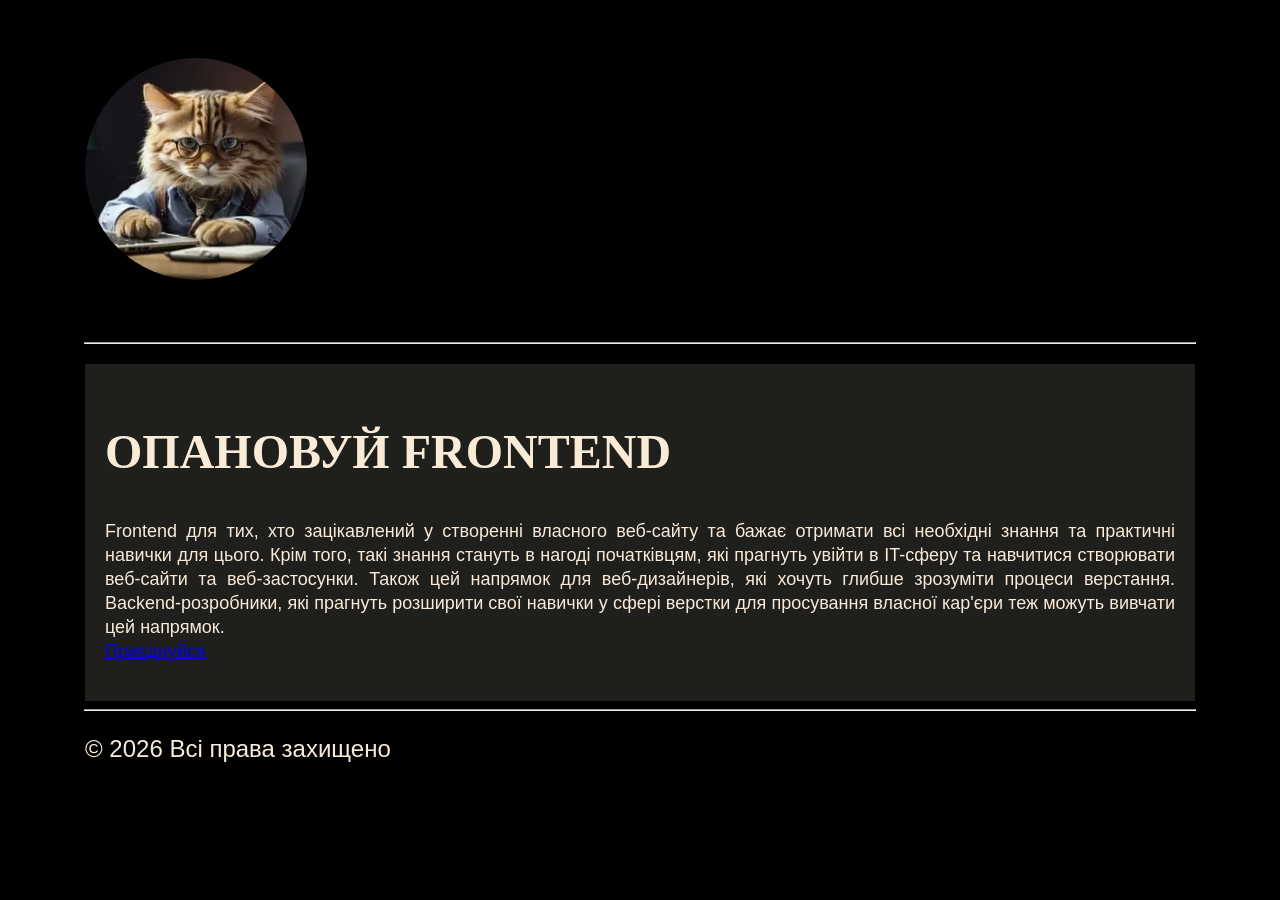
<file: lesson_1/index.html>
<!DOCTYPE html>
<html lang="en">

<head>
    <meta charset="UTF-8">
    <meta name="viewport" content="width=device-width, initial-scale=1.0">
    <title>Мій перший односторінковий сайт</title>
    <link rel="stylesheet" href="style.css">
</head>

<body>
    <!-- Верхня частина сайту -->
    <header>
        <img src="./profile.webp" alt="Котяка в окулярах">
    </header>
    <hr />
    <!-- Основний контент сайту -->
    <main>
        <!-- section - елемент для відділення блоку інформації від інших блоків -->
        <section>
            <!-- h1 - h6 - елементи які мають роль заголовків -->
            <h1>Опановуй Frontend</h1>
            <!-- p - елемент для текстової інформації, абзацу -->
            <p>
                Frontend для тих, хто зацікавлений у створенні власного веб-сайту та бажає
                отримати всі необхідні знання та практичні навички для цього. Крім того,
                такі знання стануть в нагоді початківцям, які прагнуть увійти в IT-сферу
                та навчитися створювати веб-сайти та веб-застосунки. Також цей напрямок
                для веб-дизайнерів, які хочуть глибше зрозуміти процеси верстання.
                Backend-розробники, які прагнуть розширити свої навички у сфері верстки
                для просування власної кар'єри теж можуть вивчати цей напрямок. <br />
                <!-- br - виконує роль кнопки Enter - переведення на новий рядок -->
                <!-- a - елемент для гіперпосилання -->
                <a href="https://learningtogetherua.github.io/courses/" target="_blank">Приєднуйся</a>
            </p>
        </section>
    </main>
    <hr />
    <!-- Нижня частина сайту -->
    <footer>
        <p>© 2026 Всі права захищено </p>
    </footer>
</body>

</html>
</file>
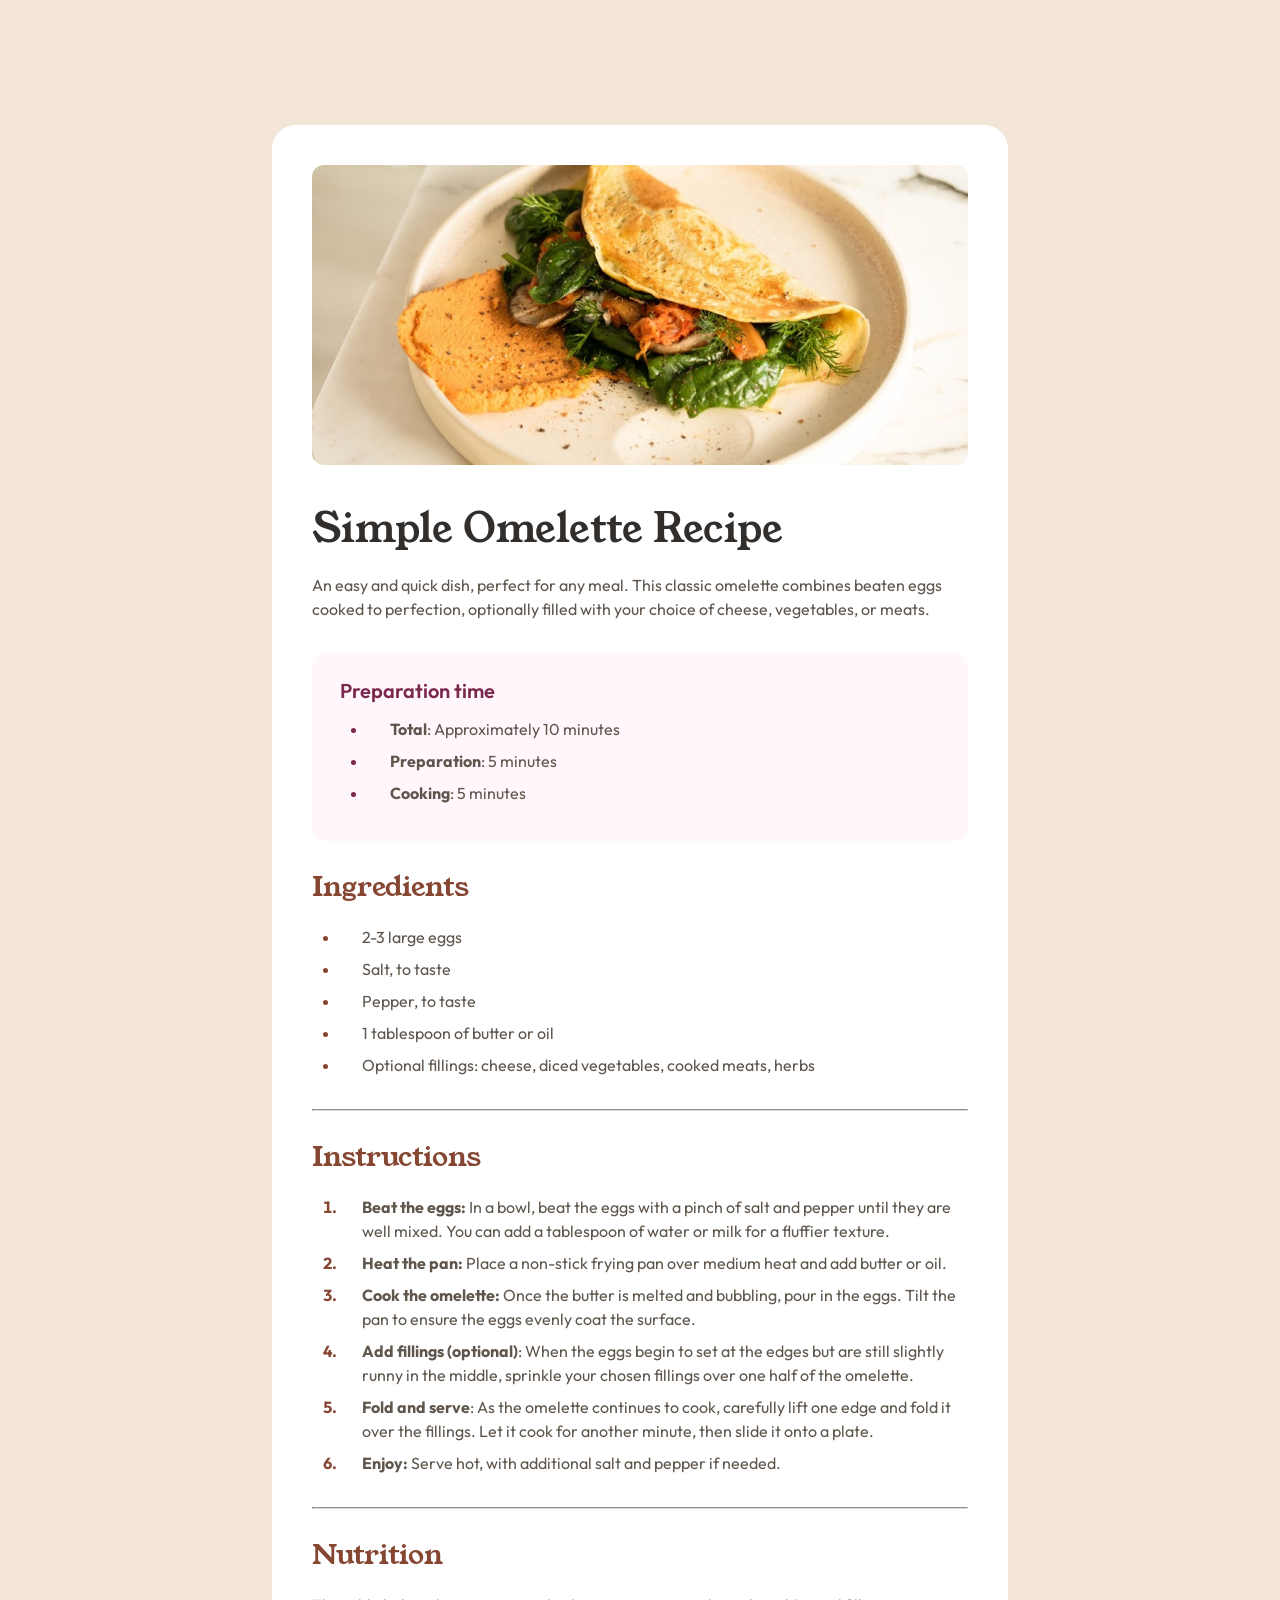
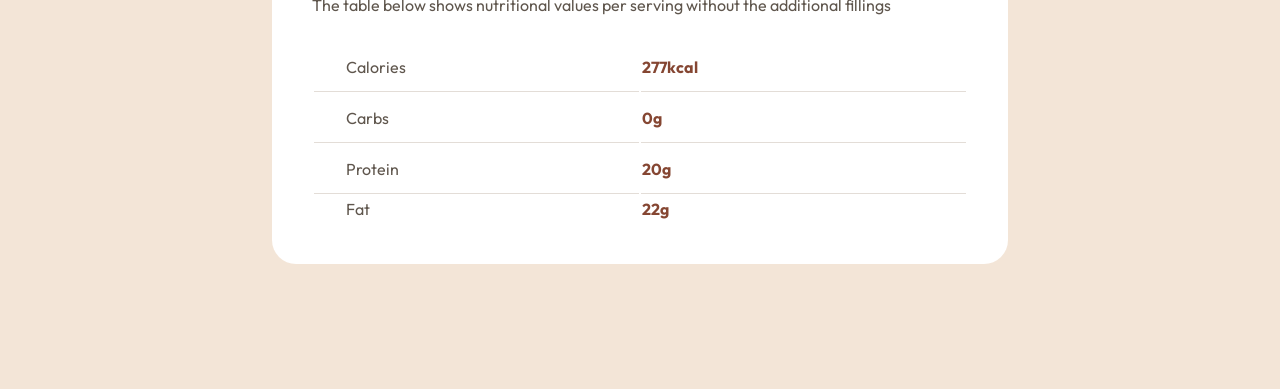
<file: lesson_4/index.html>
<!DOCTYPE html>
<html lang="en">

<head>
  <meta charset="UTF-8">
  <meta name="viewport" content="width=device-width, initial-scale=1.0">
  <link rel="icon" type="image/png" sizes="32x32" href="./assets/images/favicon-32x32.png">
  <title>Frontend Mentor | Recipe page</title>
  <link rel="stylesheet" href="./css/styles.css">
  <link rel="preconnect" href="https://fonts.googleapis.com">
  <link rel="preconnect" href="https://fonts.gstatic.com" crossorigin>
  <link href="https://fonts.googleapis.com/css2?family=Outfit:wght@100..900&family=Young+Serif&display=swap"
    rel="stylesheet">

</head>

<body>
  <!-- <header></header> -->

  <main>
    <img src="./assets/images/image-omelette.jpeg" alt="Simple Omelette Recipe">
    <div>
      <section>
        <h1 class="young-serif-regular heading-l">Simple Omelette Recipe</h1>
        <p class="outfit-regular body-regular">
          An easy and quick dish, perfect for any meal. This classic omelette combines beaten eggs cooked
          to perfection, optionally filled with your choice of cheese, vegetables, or meats.
        </p>
      </section>

      <section class="bg-pink">
        <h2 class="outfit-semibold heading-s">Preparation time</h2>
        <ul>
          <li class="outfit-bold body-regular">Total<span class="outfit-regular">: Approximately 10 minutes</span></li>
          <li class="outfit-bold body-regular">Preparation<span class="outfit-regular">: 5 minutes</span></li>
          <li class="outfit-bold body-regular">Cooking<span class="outfit-regular">: 5 minutes</span></li>
        </ul>
      </section>

      <section>
        <h2 class="young-serif-regular heading-m">Ingredients</h2>
        <ul>
          <li class="outfit-regular body-regular">2-3 large eggs</li>
          <li class="outfit-regular body-regular">Salt, to taste</li>
          <li class="outfit-regular body-regular">Pepper, to taste</li>
          <li class="outfit-regular body-regular">1 tablespoon of butter or oil</li>
          <li class="outfit-regular body-regular">Optional fillings: cheese, diced vegetables, cooked meats, herbs</li>
        </ul>
      </section>

      <hr>

      <section>
        <h2 class="young-serif-regular heading-m">Instructions</h2>
        <ol>
          <li class="outfit-bold body-regular">
            Beat the eggs: <span class="outfit-regular"> In a bowl, beat the eggs with a pinch of salt and pepper until
              they are well mixed.
              You can add a tablespoon of water or milk for a fluffier texture.
            </span>
          </li>

          <li class="outfit-bold body-regular">Heat the pan<span class="outfit-regular"></span>: <span
              class="outfit-regular">Place a
              non-stick frying pan over medium heat and add butter or oil.</span></li>

          <li class="outfit-bold body-regular">
            Cook the omelette<span class="outfit-regular"></span>: <span class="outfit-regular">
              Once the butter is melted and bubbling, pour in the eggs. Tilt the pan to ensure
              the eggs evenly coat the surface.
            </span>
          </li>

          <li class="outfit-bold body-regular">
            Add fillings (optional)<span class="outfit-regular">:
              When the eggs begin to set at the edges but are still slightly runny in the
              middle, sprinkle your chosen fillings over one half of the omelette.
            </span>
          </li>
          <li class="outfit-bold body-regular">
            Fold and serve<span class="outfit-regular">:
              As the omelette continues to cook, carefully lift one edge and fold it over the
              fillings. Let it cook for another minute, then slide it onto a plate.
            </span>
          </li>

          <li class="outfit-bold body-regular">Enjoy<span class="outfit-regular"></span>: <span
              class="outfit-regular">Serve hot,
              with additional salt and pepper if needed.</span></li>
        </ol>
      </section>
      <hr />
      <section>
        <h2 class="young-serif-regular heading-m">Nutrition</h2>
        <p class="outfit-regular body-regular">The table below shows nutritional values per serving without the
          additional fillings
        </p>

        <table>
          <tr>
            <th class="outfit-regular body-regular">Calories</th>
            <td class="outfit-bold">277kcal</td>
          </tr>

          <tr>
            <th class="outfit-regular body-regular">Carbs</th>
            <td class="outfit-bold">0g</td>
          </tr>

          <tr>
            <th class="outfit-regular body-regular">Protein</th>
            <td class="outfit-bold">20g</td>
          </tr>

          <tr>
            <th class="outfit-regular body-regular">Fat</th>
            <td class="outfit-bold">22g</td>
          </tr>
        </table>
      </section>

      


    </div>
  </main>

  <!-- <footer></footer> -->
</body>

</html>
</file>
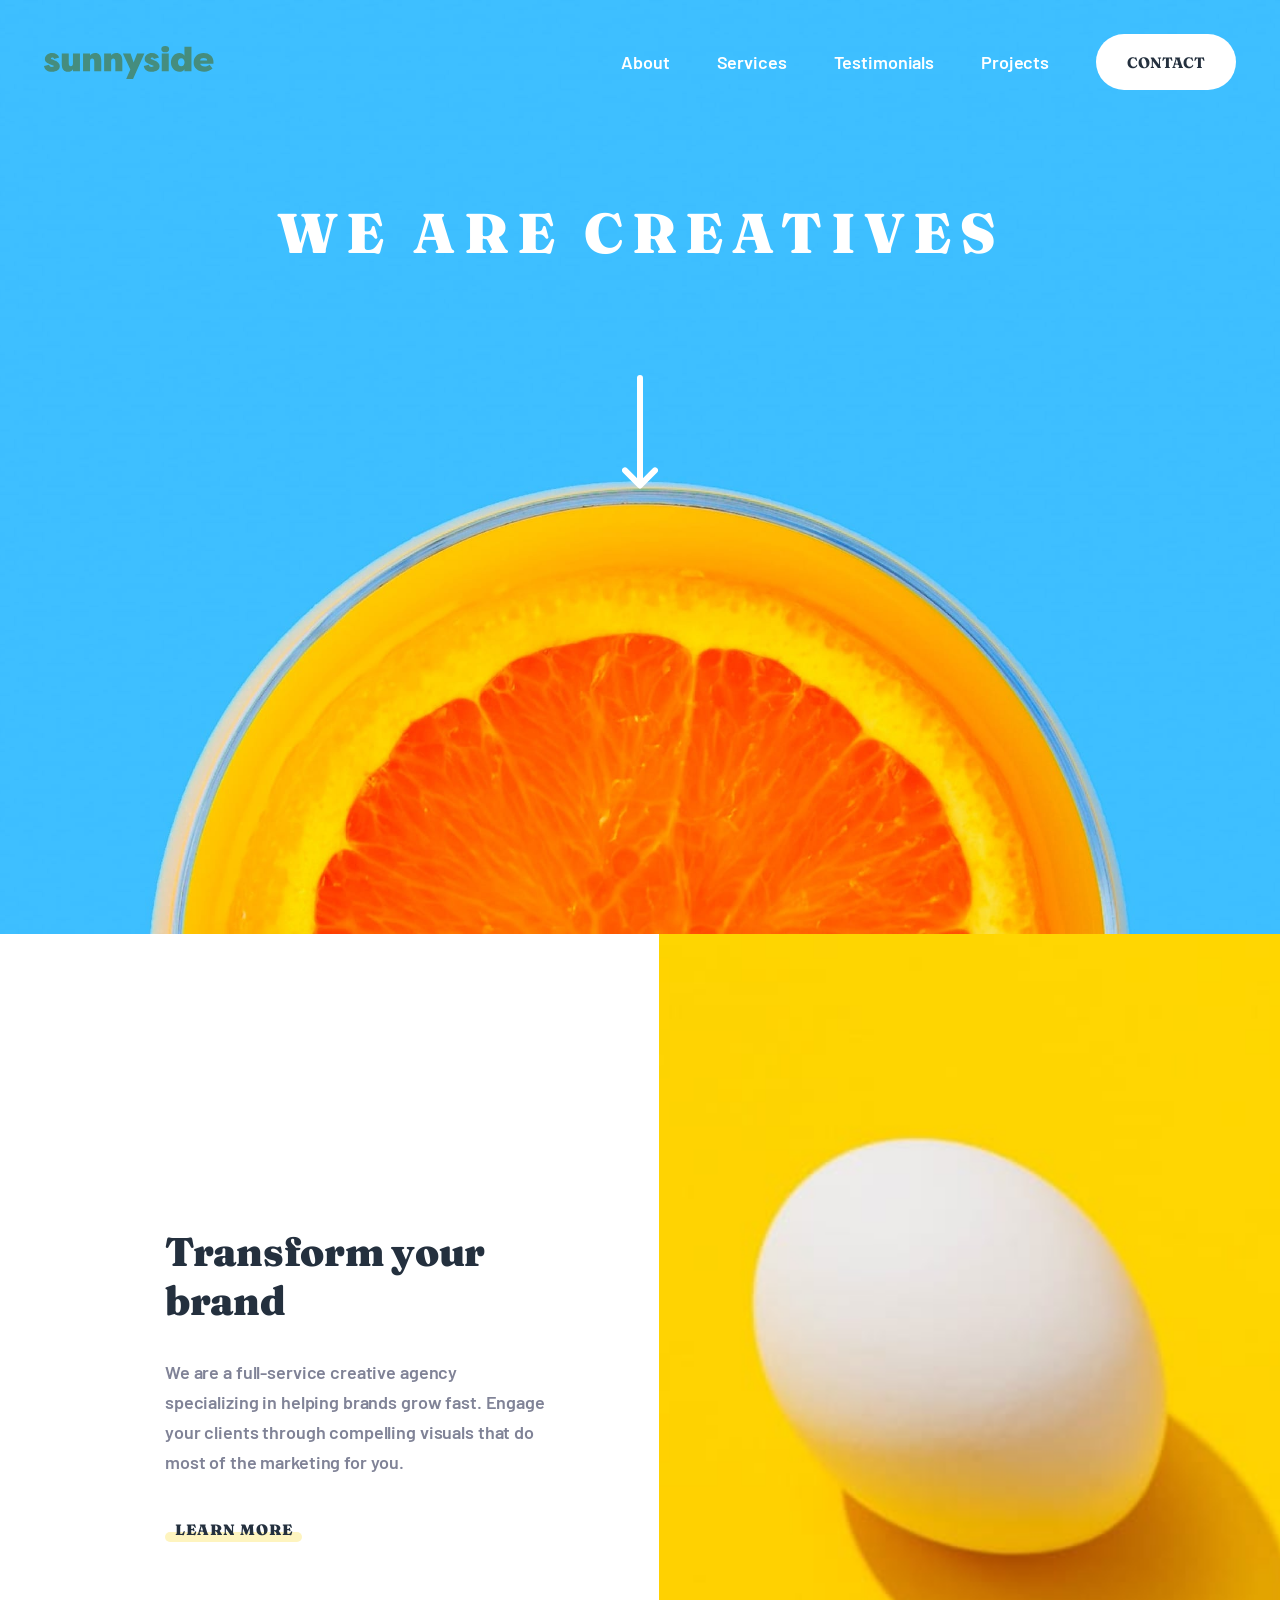
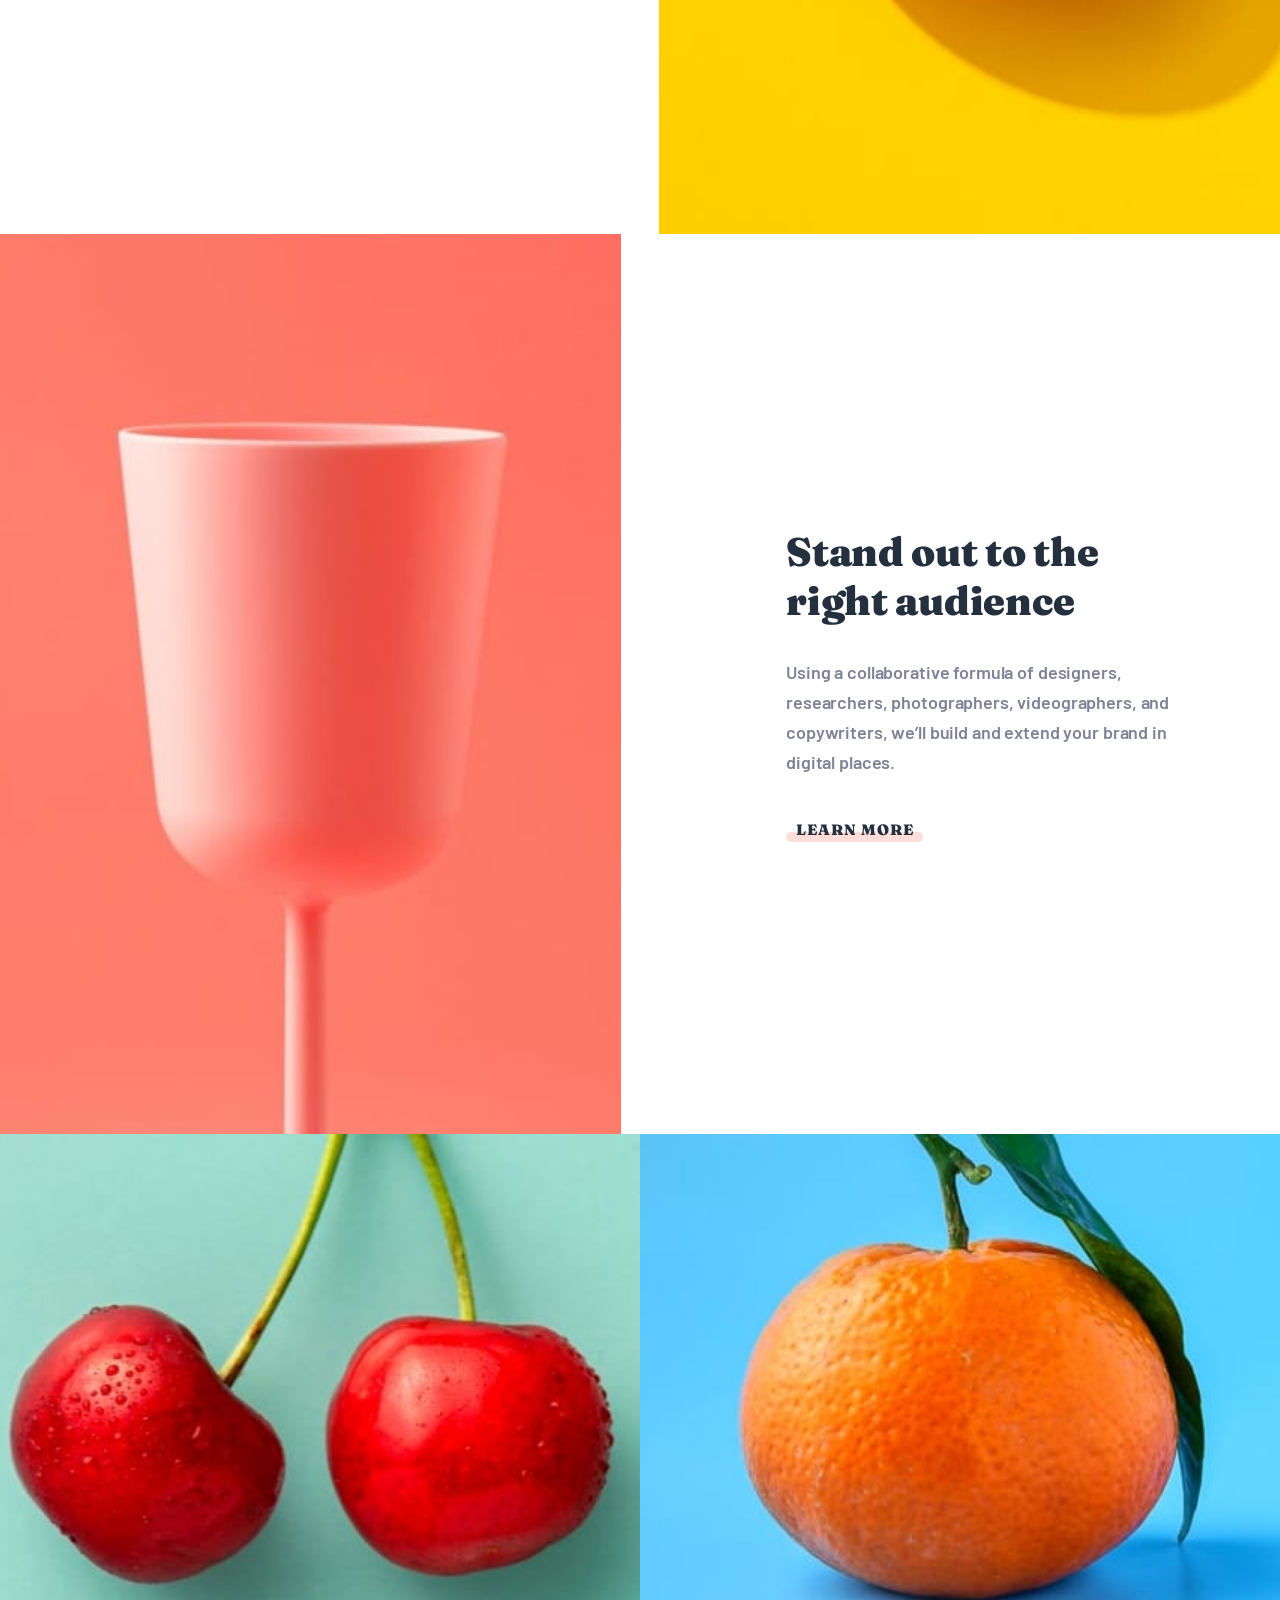
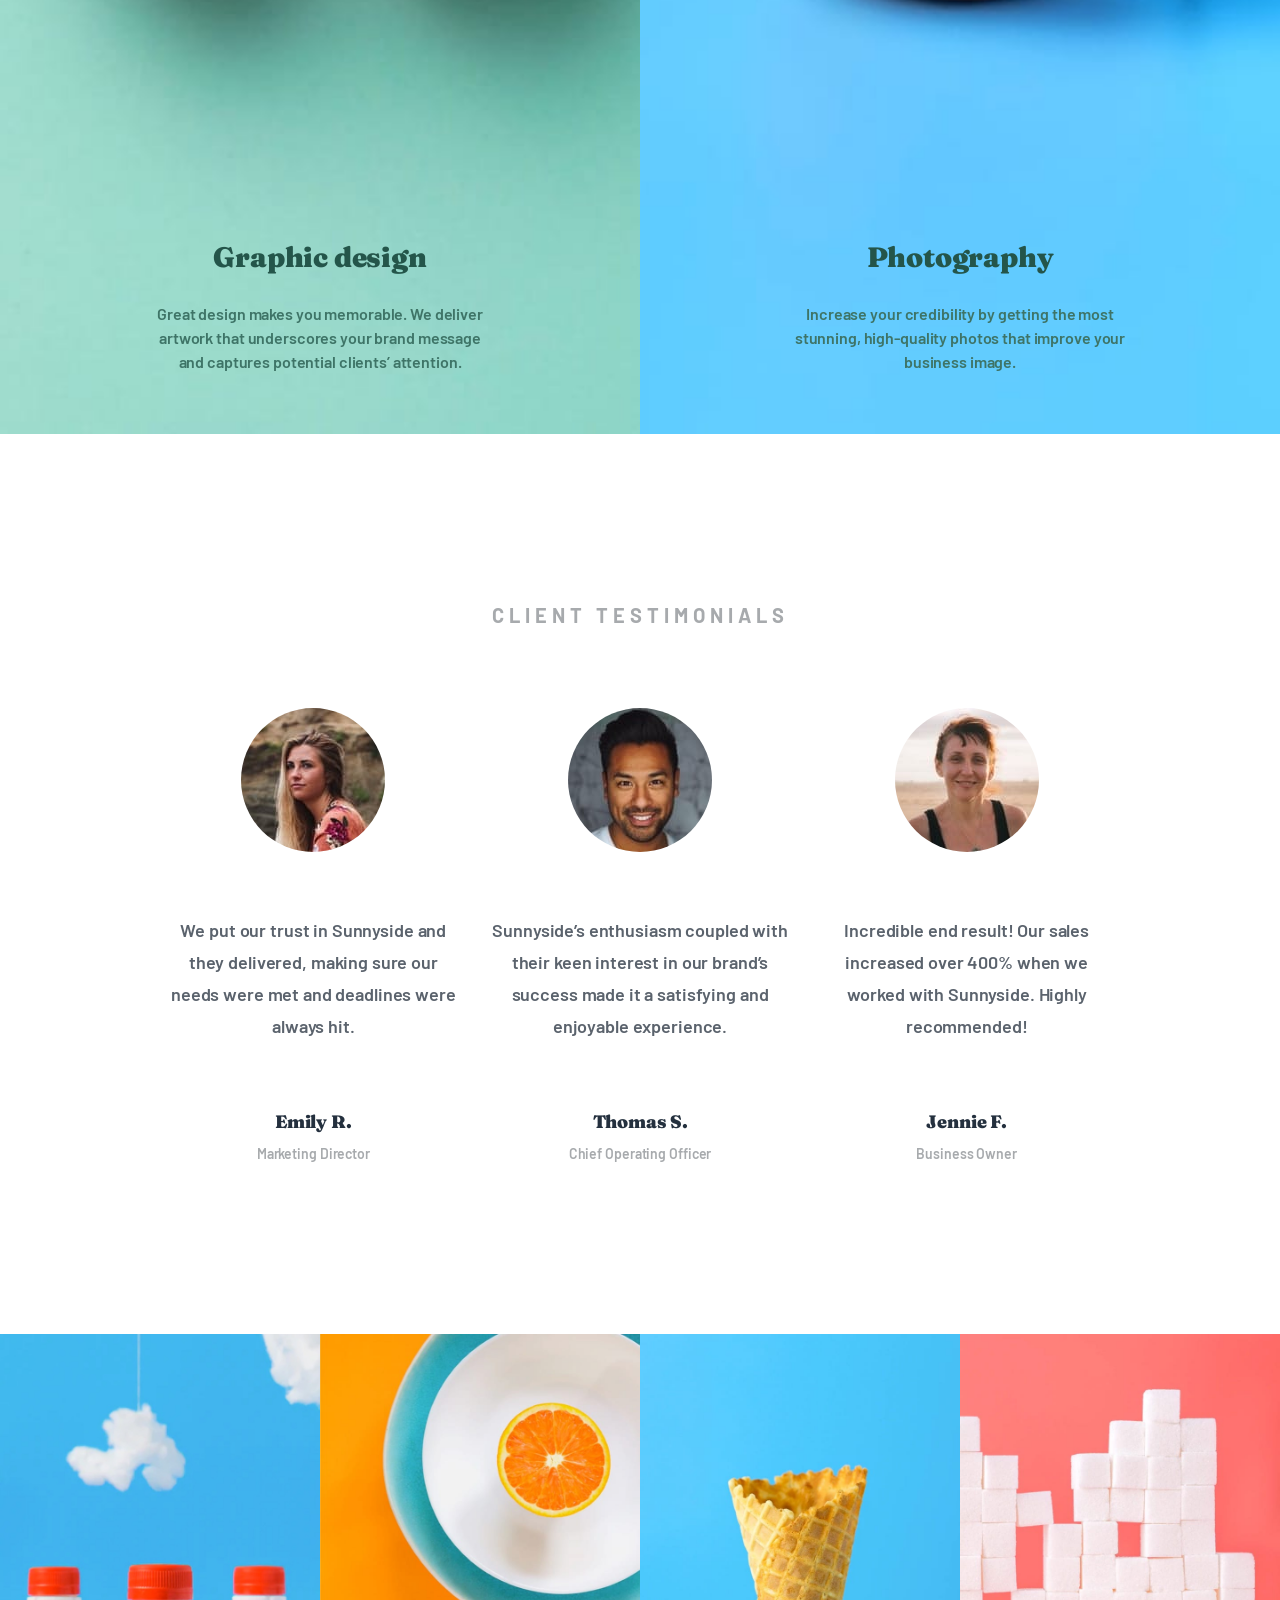
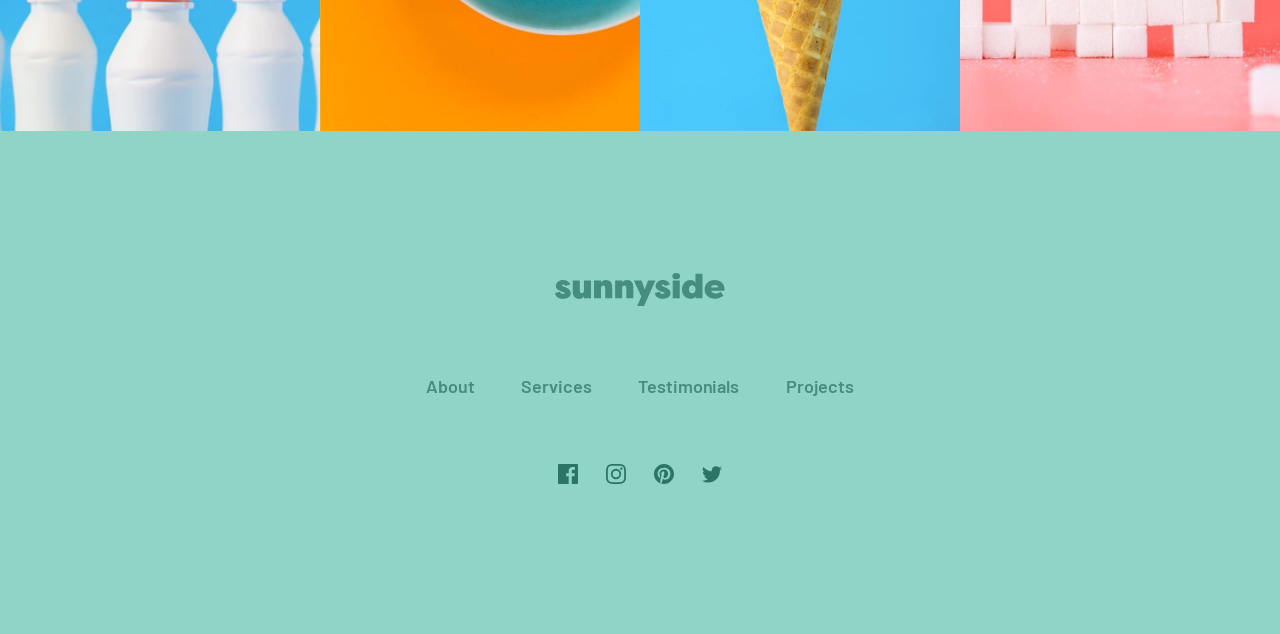
<file: lesson_9/index.html>
<!DOCTYPE html>
<html lang="en">

<head>
  <meta charset="UTF-8">
  <meta name="viewport" content="width=device-width, initial-scale=1.0">
  <link rel="icon" type="image/png" sizes="32x32" href="./images/icons/favicon-32x32.png">

  <link rel="preconnect" href="https://fonts.googleapis.com">
  <link rel="preconnect" href="https://fonts.gstatic.com" crossorigin>
  <link
    href="https://fonts.googleapis.com/css2?family=Barlow:ital,wght@0,100;0,200;0,300;0,400;0,500;0,600;0,700;0,800;0,900;1,100;1,200;1,300;1,400;1,500;1,600;1,700;1,800;1,900&family=Fraunces:ital,opsz,wght@0,9..144,100..900;1,9..144,100..900&display=swap"
    rel="stylesheet">
  <link rel="stylesheet" href="./css/styles.css">
  <title>Frontend Mentor | Sunnyside agency landing page</title>
</head>

<body class="barlow-semibold" id="top">
  <header class="fbx">
    <div class="fbx">
      <img src="./images/logo.svg" alt="Logo company Sunniside" width="170" height="33">
      <nav>
        <ul class="fbx">
          <li><a href="#about">About</a></li>
          <li><a href="#services">Services</a></li>
          <li><a href="#testimonials">Testimonials</a></li>
          <li><a href="#projects">Projects</a></li>
          <li><a href="#contact" class="fraunces-bold">Contact</a></li>
        </ul>
      </nav>
    </div>
    <h1 class="fraunces-black">We are creatives</h1>
    <a href="#about"></a>
  </header>

  <main>

    <!-- <section class="about fbx container" id="about"> -->
    <section class="about fbx" id="about">
      <article class="fbx">
        <div class="info">
          <h2 class="fraunces-black">Transform your brand</h2>
          <p>
            We are a full-service creative agency specializing in helping brands grow fast.
            Engage your clients through compelling visuals that do most of the marketing for you.
          </p>
          <a href="#" class="fraunces-black yellow">Learn more</a>
        </div>
        <div class="bg bg-yellow"></div>
      </article>

      <article class="fbx">
        <div class="info">
          <h2 class="fraunces-black">Stand out to the right audience</h2>
          <p>
            Using a collaborative formula of designers, researchers, photographers, videographers, and copywriters,
            we’ll
            build
            and extend your brand in digital places.
          </p>
          <a href="#" class="fraunces-black orange">Learn more</a>
        </div>
        <div class="bg bg-orange"></div>
      </article>
    </section>
    <section class="services fbx" id="services">
      <article class="fbx green">
        <div>
          <h2 class="fraunces-black">Graphic design</h2>
          <p>Great design makes you memorable. We deliver artwork that underscores your brand message and captures
            potential clients’ attention.</p>
        </div>
      </article>
      <article class="fbx blue">
        <div>
          <h2 class="fraunces-black">Photography</h2>
          <p>Increase your credibility by getting the most stunning, high-quality photos that improve your business
            image.
          </p>
        </div>
      </article>
    </section>

    <section class="testimonials fbx" id="testimonials">

      <h2>Client testimonials</h2>

      <div class="fbx">
        <article>
          <img src="./images/icons/image-emily.jpg" alt="">
          <p class="barlow-semiblod">We put our trust in Sunnyside and they delivered, making sure our needs were met
            and deadlines were always
            hit.</p>
          <p class="fraunces-black">Emily R.</p>
          <p class="barlow-semibold">Marketing Director</p>
        </article>

        <article>
          <img src="./images/icons/image-thomas.jpg" alt="">
          <p class="barlow-semibold">Sunnyside’s enthusiasm coupled with their keen interest in our brand’s success made
            it a satisfying and enjoyable experience.</p>
          <p class="fraunces-black">Thomas S.</p>
          <p class="barlow-semibold">Chief Operating Officer</p>
        </article>

        <article>
          <img src="./images/icons/image-jennie.jpg" alt="">
          <p class="barlow-semiblod">Incredible end result! Our sales increased over 400% when we worked with Sunnyside.
            Highly recommended!</p>
          <p class="fraunces-black">Jennie F.</p>
          <p class="barlow-semibold">Business Owner</p>
        </article>
      </div>

    </section>

  </main>

  <footer>
    <section class="projects fbx" id="projects">
      <div><img src="./images/desktop/image-gallery-milkbottles.jpg" alt=""></div>
      <div><img src="./images/desktop/image-gallery-orange.jpg" alt=""></div>
      <div><img src="./images/desktop/image-gallery-cone.jpg" alt=""></div>
      <div><img src="./images/desktop/image-gallery-sugarcubes.jpg" alt=""></div>
    </section>
    <section class="contact fbx" id="contact">
      <div class="fbx">
        <a href="#top">
          <img src="./images/logo.svg" alt="logo company Sunnyside" width="170" height="33" />
        </a>
        <ul class="fbx">
          <li><a href="#about">About</a></li>
          <li><a href="#services">Services</a></li>
          <li><a href="#testimonials">Testimonials</a></li>
          <li><a href="#projects">Projects</a></li>
          <!-- <li><a href="#contact" class="fraunces-bold">Contact</a></li> -->
        </ul>
        <ul class="bootom-nav fbx">
          <li>
            <a href="#">
              <svg width="20" height="20" xmlns="http://www.w3.org/2000/svg">
                <path
                  d="M18.896 0H1.104C.494 0 0 .494 0 1.104v17.793C0 19.506.494 20 1.104 20h9.58v-7.745H8.076V9.237h2.606V7.01c0-2.583 1.578-3.99 3.883-3.99 1.104 0 2.052.082 2.329.119v2.7h-1.598c-1.254 0-1.496.597-1.496 1.47v1.928h2.989l-.39 3.018h-2.6V20h5.098c.608 0 1.102-.494 1.102-1.104V1.104C20 .494 19.506 0 18.896 0z"
                  fill="#2C7566" fill-rule="nonzero" />
              </svg>
            </a>
          </li>
          <li>

            <a href="#">
              <svg width="20" height="20" xmlns="http://www.w3.org/2000/svg">
                <path
                  d="M10 1.802c2.67 0 2.987.01 4.042.059 2.71.123 3.975 1.409 4.099 4.099.048 1.054.057 1.37.057 4.04 0 2.672-.01 2.988-.057 4.042-.124 2.687-1.387 3.975-4.1 4.099-1.054.048-1.37.058-4.041.058-2.67 0-2.987-.01-4.04-.058-2.718-.124-3.977-1.416-4.1-4.1-.048-1.054-.058-1.37-.058-4.041 0-2.67.01-2.986.058-4.04.124-2.69 1.387-3.977 4.1-4.1 1.054-.048 1.37-.058 4.04-.058zM10 0C7.284 0 6.944.012 5.877.06 2.246.227.227 2.242.061 5.877.01 6.944 0 7.284 0 10s.012 3.057.06 4.123c.167 3.632 2.182 5.65 5.817 5.817 1.067.048 1.407.06 4.123.06s3.057-.012 4.123-.06c3.629-.167 5.652-2.182 5.816-5.817.05-1.066.061-1.407.061-4.123s-.012-3.056-.06-4.122C19.777 2.249 17.76.228 14.124.06 13.057.01 12.716 0 10 0zm0 4.865a5.135 5.135 0 100 10.27 5.135 5.135 0 000-10.27zm0 8.468a3.333 3.333 0 110-6.666 3.333 3.333 0 010 6.666zm5.338-9.87a1.2 1.2 0 100 2.4 1.2 1.2 0 000-2.4z"
                  fill="#2C7566" fill-rule="nonzero" />
              </svg>
            </a>
          </li>
          <li>
            <a href="#">
              <svg width="20" height="20" xmlns="http://www.w3.org/2000/svg">
                <path
                  d="M10 0C4.477 0 0 4.477 0 10c0 4.237 2.636 7.855 6.356 9.312-.088-.791-.167-2.005.035-2.868.181-.78 1.172-4.97 1.172-4.97s-.299-.6-.299-1.486c0-1.39.806-2.428 1.81-2.428.852 0 1.264.64 1.264 1.408 0 .858-.546 2.14-.828 3.33-.236.995.5 1.807 1.48 1.807 1.778 0 3.144-1.874 3.144-4.58 0-2.393-1.72-4.068-4.176-4.068-2.845 0-4.516 2.135-4.516 4.34 0 .859.331 1.781.745 2.281a.3.3 0 01.069.288l-.278 1.133c-.044.183-.145.223-.335.134-1.249-.581-2.03-2.407-2.03-3.874 0-3.154 2.292-6.052 6.608-6.052 3.469 0 6.165 2.473 6.165 5.776 0 3.447-2.173 6.22-5.19 6.22-1.013 0-1.965-.525-2.291-1.148l-.623 2.378c-.226.869-.835 1.958-1.244 2.621.937.29 1.931.446 2.962.446 5.523 0 10-4.477 10-10S15.523 0 10 0z"
                  fill="#2C7566" fill-rule="nonzero" />
              </svg>
            </a>
          </li>
          <li>
            <a href="#">
              <svg width="20" height="17" xmlns="http://www.w3.org/2000/svg">
                <path
                  d="M20 2.172a8.192 8.192 0 01-2.357.646 4.11 4.11 0 001.805-2.27 8.22 8.22 0 01-2.606.996A4.096 4.096 0 0013.847.248c-2.65 0-4.596 2.472-3.998 5.037A11.648 11.648 0 011.392 1a4.109 4.109 0 001.27 5.478 4.086 4.086 0 01-1.858-.513c-.045 1.9 1.318 3.679 3.291 4.075a4.113 4.113 0 01-1.853.07 4.106 4.106 0 003.833 2.849A8.25 8.25 0 010 14.658a11.616 11.616 0 006.29 1.843c7.618 0 11.923-6.434 11.663-12.205A8.354 8.354 0 0020 2.172z"
                  fill="#2C7566" fill-rule="nonzero" />
              </svg>
            </a>
          </li>
        </ul>
      </div>

    </section>
  </footer>


</body>

</html>
</file>
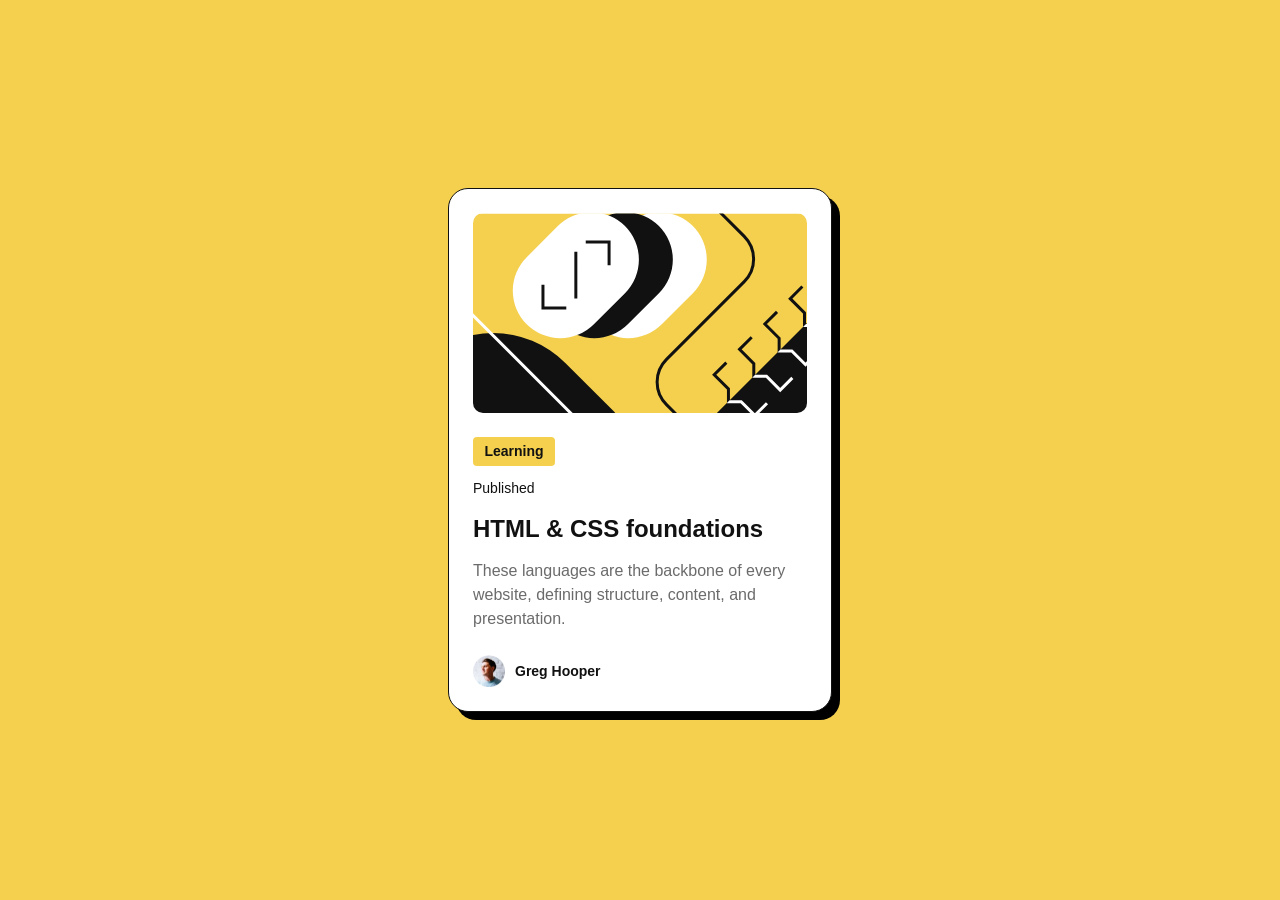
<file: lesson_6/card_1/index.html>
<!DOCTYPE html>
<html lang="en">

<head>
  <meta charset="UTF-8">
  <meta name="viewport" content="width=device-width, initial-scale=1.0">
  <!-- displays site properly based on user's device -->

  <link rel="icon" type="image/png" sizes="32x32" href="./assets/images/favicon-32x32.png">

  <title>Frontend Mentor | Blog preview card</title>

  <link rel="preconnect" href="https://fonts.googleapis.com">
  <link rel="preconnect" href="https://fonts.gstatic.com" crossorigin>
  <link href="https://fonts.googleapis.com/css2?family=Outfit:wght@100..900&display=swap" rel="stylesheet">

  <link rel="stylesheet" href="./style.css">
</head>

<body>

  <main>
    <section>
      <article>
        <div class="bg"></div>
        <div class="info">
          <h3 class="figtree-exbold">Learning</h3>
          <p class="figtree-medium time">Published <time datetime="21 Dec 2023"></time></p>
          <h4 class="figtree-exbold"><a href="#">HTML & CSS foundations</a></h4>
          <p class="figtree-medium description">These languages are the backbone of every website,
             defining structure, content, and presentation.</p>
        </div>
        <div class="footer">
          <img src="./assets/images/image-avatar.webp" alt="Greg Hooper">
          <p class="figtree-exbold describe">Greg Hooper</p>
        </div>
      </article>
    </section>
  </main>

</body>

</html>
</file>
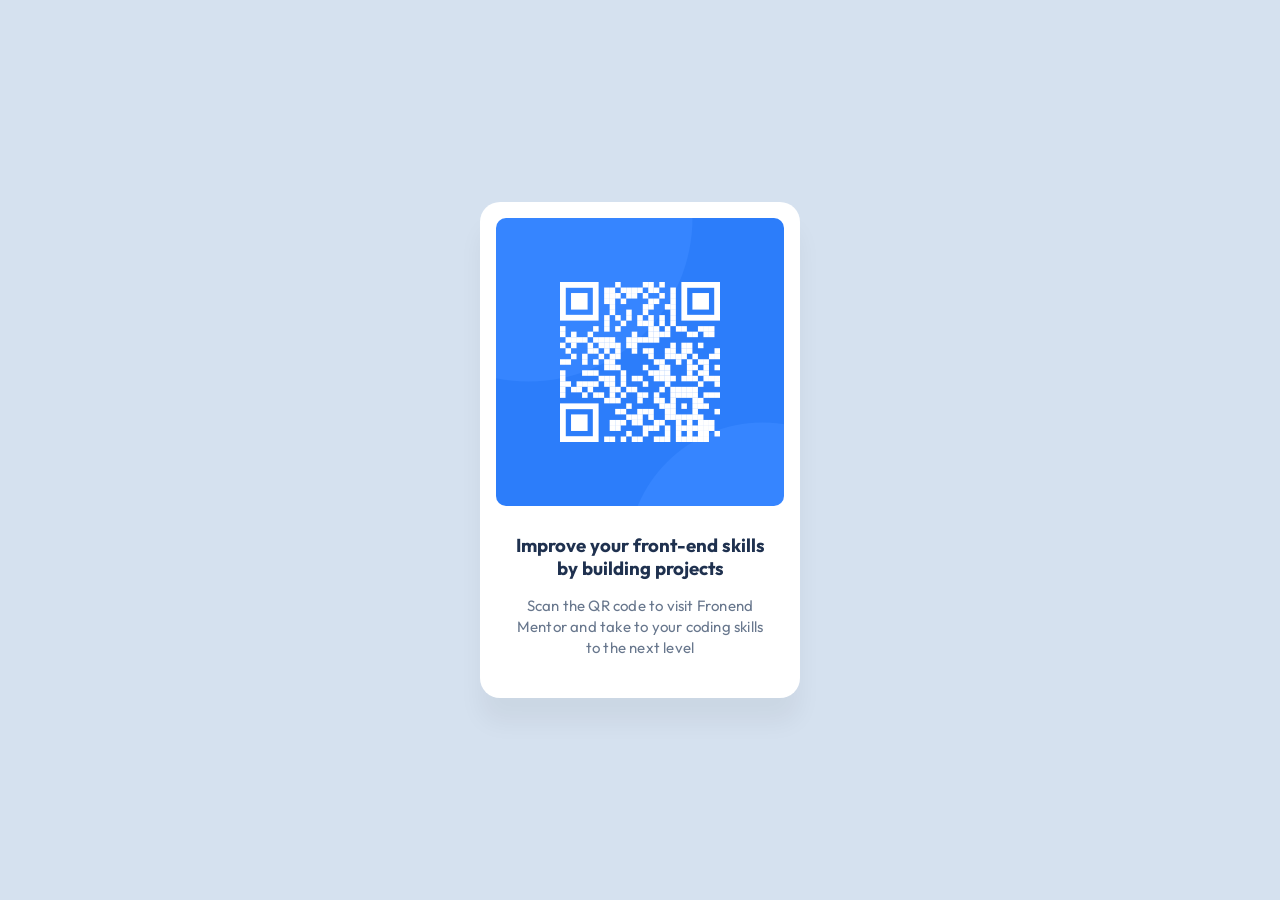
<file: lesson_6/card_2/index.html>
<!DOCTYPE html>
<html lang="en">

<head>
  <meta charset="UTF-8">
  <meta name="viewport" content="width=device-width, initial-scale=1.0">
  <!-- displays site properly based on user's device -->
  <title>Frontend Mentor | QR code component</title>

  <link rel="icon" type="image/png" sizes="32x32" href="./images/favicon-32x32.png">

  <link rel="preconnect" href="https://fonts.googleapis.com">
  <link rel="preconnect" href="https://fonts.gstatic.com" crossorigin>
  <link href="https://fonts.googleapis.com/css2?family=Outfit:wght@100..900&display=swap" rel="stylesheet">

  <link rel="stylesheet" href="./style.css">

</head>

<body>

<!-- <head></head> -->
<main>
  <section>
    <article>
      <img src="./images/image-qr-code.png" alt="qr-code">
      <div>
        <h3 class="outfit-bold">Improve your front-end skills by building projects</h3>
        <p class="outfit-regular">Scan the QR code to visit Fronend Mentor and take to your coding skills to the next level</p>
      </div>
    </article>
  </section>
</main>
<!-- <footer></footer> -->

</body>

</html>
</file>
<file: lesson_1/style.css>
/* приклад з використанням css-нестінгу */
body {

    background-color: #000;
    color: antiquewhite;

    header {

        max-width: 1110px;
        padding-top: 50px;
        padding-bottom: 50px;
        margin-left: auto;
        margin-right: auto;

        img {
            border-radius: 50%;
            width: 20%;
        }
    }

    hr {
        max-width: 1110px;
        margin-bottom: 20px;
    }

    main {

        max-width: 1110px;
        margin-left: auto;
        margin-right: auto;

        section {

            background-color: rgb(31, 31, 28);
            padding: 20px;

            h1 {
                text-transform: uppercase;
                font-size: 48px;
                font-family: Cambria, Cochin, Georgia, Times, "Times New Roman", serif;
            }

            p {

                font-size: 18px;
                line-height: 24px;
                font-family: Verdana, Geneva, Tahoma, sans-serif;
                text-align: justify;

                a {

                    font-size: 18px;
                    line-height: 24px;
                    font-family: Verdana, Geneva, Tahoma, sans-serif;
                    text-align: justify;

                    &:hover {
                        color: rgb(124, 215, 240);
                    }
                }
            }
        }
    }

    footer {

        max-width: 1110px;
        margin-left: auto;
        margin-right: auto;

        p {
            font-size: 24px;
            font-family: Verdana, Geneva, Tahoma, sans-serif;
        }
    }
}
</file>
<file: lesson_4/css/styles.css>
*{
  box-sizing:border-box
}
body, h1,h2,p,ul,ol,hr {
  margin:0;
}

.young-serif-regular {
  font-family: "Young Serif", serif;
  font-weight: 400;
  font-style: normal;
}

.outfit-regular {
  font-family: "Outfit", sans-serif;
  font-optical-sizing: auto;
  font-weight: 400;
  font-style: normal;
}

.outfit-semibold {
  font-family: "Outfit", sans-serif;
  font-optical-sizing: auto;
  font-weight: 600;
  font-style: normal;
}

.outfit-bold {
  font-family: "Outfit", sans-serif;
  font-optical-sizing: auto;
  font-weight: 700;
  font-style: normal;
}

.heading-l{
  color: #312e2c;
  font-size:40px;
  line-height: 100%;
}

.body-regular{
  color: #5f564d;
  font-size:16px;
  line-height:150%;
}

.heading-s{
  color: #7a284e;
  font-size:20px;
  line-height: 100%;
}

.heading-m{
  color: #854632;
  font-size:28px;
  line-height: 100%;
}

main {
  max-width: 736px;
  background-color:#ffffff;
  padding: 40px;
  border-radius: 24px;
  margin-left: auto;
  margin-right: auto;

}

img {
  width: 100%;
  border-radius: 12px;
  margin-bottom: 40px;
}

h1{
  margin-bottom: 24px;
}

h2 {
  margin-bottom: 24px;
}

section:not(:last-child) {
  margin-bottom: 32px;
}

section:last-child p{
  margin-bottom: 24px;

}

body{
  background-color:#f3e5d7;
  padding: 125px 0;
}


section li::marker{
  color:#854632;
}

.bg-pink{
  background-color: #fff7fb;
  padding: 28px;
  border-radius: 12px;

}

.bg-pink h2{
  margin-bottom: 16px;
}

.bg-pink li::marker{
  color:#7a284e;
}


ul, ol{
  padding-left: 28px;
}

li {
  padding-left: 22px;
  margin-bottom: 8px;
}

hr{
  margin-bottom: 32px;
  border-color: #e3ddd7;
}

table{
  /* background: #ca2424; */
  width: 100%;
}


th{
  /* background: #17b514; */
  text-align: left;
  padding-left: 32px;

}

td{
  /* background: #cbb719; */
  color: #854632;
}

th, td{
  width: 50%;
  
}

tr:not(:last-child) th, tr:not(:last-child) td{
  border-bottom: 1px solid #e3ddd7;
  padding-top: 12px;
  padding-bottom: 12px;

}
</file>
<file: lesson_9/css/styles.css>
.barlow-semibold {
    font-family: "Barlow", sans-serif;
    font-weight: 600;
    font-style: normal;
}

.fraunces-bold {
    font-family: "Fraunces", serif;
    font-optical-sizing: auto;
    font-weight: 700;
    font-style: normal;
    font-variation-settings:
        "SOFT" 0,
        "WONK" 0;
}

.fraunces-black {
    font-family: "Fraunces", serif;
    font-optical-sizing: auto;
    font-weight: 900;
    font-style: normal;
    font-variation-settings:
        "SOFT" 0,
        "WONK" 0;
}

body,
p,
h2,
h1,
ul {
    margin: 0;

}

ul {
    padding: 0;
    list-style: none;
}

a {
    color: inherit;
    text-decoration: none;
}

.fbx {
    display: flex;
    align-items: center;

}

.container {
    max-width: 1440px;
    margin-left: auto;
    margin-right: auto;
}


html {
    scroll-behavior: smooth;
}

ul.fbx {
    justify-content: center;
    column-gap: 47px;

    a {
        font-size: 18px;
        line-height: 25px;
        letter-spacing: -0.13px;
        color: #ffffff
    }

}




nav ul {

    li:last-child {
        background-color: #fff;
        min-width: 140px;
        /* padding-top: 16px;
                padding-bottom: 16px; */
        height: 56px;
        box-sizing: border-box;
        text-align: center;
        border-radius: 28px;
        /* overflow: hidden; */
        transition: 500ms ease-in-out;

        &:last-child:hover {
            background-color: rgba(255, 255, 255, 0.24);

        }

    }

    li:last-child a {
        font-size: 15px;
        letter-spacing: -0.11px;
        text-transform: uppercase;
        color: #24303e;
        width: 100%;
        height: inherit;
        /* display: inline-block; */
        display: flex;
        justify-content: center;
        align-items: center;
        transition: 500ms ease-in-out;

    }

    li:last-child:hover a {
        color: #fff
    }
}



body {
    color: #5B636D;


    header.fbx {
        background-image: url(../images/desktop/image-header.jpg);
        height: 100vh;
        background-position: bottom center;
        background-size: cover;
        padding-top: 34px;
        padding-left: 44px;
        padding-right: 44px;
        flex-direction: column;
        row-gap: 12%;

        div.fbx {
            justify-content: space-between;
            width: 100%;

        }


        h1 {
            font-size: 56px;
            line-height: 69px;
            letter-spacing: 8.75px;
            text-transform: uppercase;
            color: #ffffff;

        }

        &>a {
            display: inline-block;
            width: 36px;
            height: 114px;
            background-image: url(../images/icons/icon-arrow-down.svg);

        }

    }

    main {
        section.about {
            /* min-height: 1200px; */
            /* height: fit-content; */

            flex-direction: column;


            article {
                width: 100%;
                height: 100vh;

                .info {
                    /* min-height: 600px; */
                    flex-basis: 720px;
                    flex-shrink: 1;
                    padding: 158px 110px 158px 165px;
                    box-sizing: border-box;
                    flex-grow: 1;


                }

                h2 {
                    margin-bottom: 32px;
                    font-size: 40px;
                    line-height: 49px;
                    letter-spacing: -0.28px;
                    color: #24303e
                }

                p {
                    margin-bottom: 40px;
                    font-size: 18px;
                    line-height: 30px;
                    letter-spacing: -0.13px;
                    color: #808397
                }

                a {
                    display: inline-block;
                    min-width: 137px;
                    height: 25px;
                    font-size: 15px;
                    line-height: 25px;
                    letter-spacing: 1px;
                    text-transform: uppercase;
                    color: #24303e;
                    /* background: #ccc; */
                    background-repeat: no-repeat;
                    background-position: center bottom;
                    text-align: center;

                    &.yellow {
                        background-image: url(../images/icons/yelow.svg);
                        transition: 500ms ease-in-out;

                        &:hover {
                            background-image: url(../images/icons/yellow-line-hover.svg)
                        }

                    }

                    &.orange {

                        background-image: url(../images/icons/orange-line.svg);
                        transition: 500ms ease-in-out;

                        &:hover {
                            background-image: url(../images/icons/orange-line-hover.svg)
                        }
                    }
                }

                .bg {
                    /* min-height: 600px; */
                    /* max-width: 50%; */
                    height: inherit;
                    flex-basis: 720px;
                    flex-shrink: 1;
                    flex-grow: 1;
                    background-repeat: no-repeat;
                    background-position: center center;
                    background-size: cover;

                    &.bg-yellow {
                        background-color: #ffd302;
                        /* background-color:yellow; */
                        background-image: url(../images/desktop/image-transform.jpg);


                    }

                    &.bg-orange {
                        /* background-position: right top; */
                        background-color: #ff7c6a;
                        /* background-color:rgb(227,119,175); */
                        background-image: url(../images/desktop/image-stand-out.jpg);
                        order: -1;


                    }

                }
            }
        }

        section.services {
            height: 100vh;

            article {
                height: inherit;
                flex-basis: 720px;

                justify-content: center;
                align-items: flex-end;
                padding-bottom: 60px;
                box-sizing: border-box;
                height: inherit;
                flex-basis: 720px;
                flex-shrink: 1;
                flex-grow: 1;
                background-repeat: no-repeat;
                background-position: center center;
                background-size: cover;

                &.green {
                    background-image: url(../images/desktop/image-graphic-design.jpg)
                }

                &.blue {
                    background-image: url(../images/desktop/image-photography.jpg)
                }

                div {
                    width: 340px;
                    text-align: center;
                    /* margin-top: auto; */

                    h2 {
                        margin-bottom: 27px;
                        font-size: 28px;
                        line-height: 35px;
                        letter-spacing: -0.2px;
                        color: #24554a;
                    }

                    p {
                        font-size: 16px;
                        line-height: 24px;
                        letter-spacing: -0.12px;
                        color: #3e7467;

                    }

                }
            }

        }

        section.testimonials {
            height: 100vh;
            padding-left: 165px;
            padding-right: 165px;
            box-sizing: border-box;
            flex-direction: column;
            justify-content: center;
            gap: 80px;
            text-align: center;

            h2 {
                font-size: 20px;
                line-height: 25px;
                letter-spacing: 5px;
                color: #a7aaad;
                text-transform: uppercase;

            }

            div {
                justify-content: space-between;
                column-gap: 30px;

                article {
                    flex-basis: 350px;
                    font-size: 18px;
                    line-height: 22px;
                    letter-spacing: -0.13px;

                    img {
                        margin-bottom: 58px;
                        border-radius: 50%;
                    }

                    p:nth-of-type(1) {
                        margin-bottom: 69px;
                        line-height: 32px;
                        color: #5b636d;
                    }

                    p:nth-of-type(2) {
                        margin-bottom: 8px;
                        color: #24303e;

                    }

                    p:nth-of-type(3) {
                        font-size: 14px;
                        line-height: 25px;
                        letter-spacing: -0.1px;
                        color: #a7aaad;

                    }
                }
            }
        }
    }




    footer {
        height: 100vh;
        background-color: #90d4c6;



        section.projects {
            div {
                flex-basis: 360px;
                flex-grow: 1;

                img {
                    width: 100%;

                }
            }
        }

        section.contact {
            height: 350px;
            justify-content: center;
            align-items: flex-end;

            div {
                flex-direction: column;
                row-gap: 65px;

                ul.fbx {
                    a {
                        color: #458d7e;
                        transition: color 500ms ease-in-out;

                        &:hover {
                            color: #ffffff;
                        }
                    }
                }

                ul.fbx.bootom-nav {
                    column-gap: 28px;
                    li a{
                        display: flex;
                        height: 20px;
                        align-items: center;
                    }
                    path {
                        transition: fill 500ms ease-in-out;
                    }
                    li:hover a svg path{
                        fill: #fff;
                    }

                }
            }

        }
    }


}
</file>
<file: lesson_6/card_1/style.css>
* {
    box-sizing: border-box;
}

body,
h3,
h4,
p {
    margin: 0px;
}

a {
    text-decoration: none;
    color: inherit;
}


.figtree-medium {
    font-family: "Figtree", sans-serif;
    font-optical-sizing: auto;
    font-weight: 500;
    font-style: normal;

}


.figtree-exbold {
    font-family: "Figtree", sans-serif;
    font-optical-sizing: auto;
    font-weight: 800;
    font-style: normal;

}

body {
    background-color: #f4d04e;

    section {
        height: 100vh;
        display: flex;
        justify-content: center;
        align-items: center;

        article {
            background-color: #fff;
            width: fit-content;
            height: fit-content;
            max-width: 384px;
            padding: 24px;
            row-gap: 24px;
            border: 1px solid #111111;
            box-shadow: 8px 8px 0px #000000;
            border-radius: 20px;
            display: flex;
            flex-direction: column;
            justify-content: center;
            align-items: start;

            .bg {
                background-image: url(./assets/images/illustration-article.svg);
                height: 200px;
                border-radius: 10px;
                width: 100%;
            }

            .info {
                display: flex;
                flex-direction: column;
                justify-content: center;
                align-items: start;
                row-gap: 12px;
                h3{
                    font-size: 14px;
                    line-height: 150%;
                    color:#111111;
                    width: 82px;
                    height: 29px;
                    display: flex;
                    justify-content: center;
                    align-items:center;
                    background: #f4d04e;
                    border-radius:4px;

                }
                .time{
                    font-size:14px;
                    line-height: 150%;
                    color:#111111;

                }
                h4{
                    font-size: 24px;
                    line-height: 150%;
                    color:#111111;
                    transition: color 500ms ease-in-out;

                    &:hover{
                        color:#f4d04e;
                    }
                }

                .description{
                    font-size:16px;
                    line-height: 150%;
                    color:#6b6b6b;
                }


            }
            .footer{
                display: flex;
                justify-content: start;
                align-items: center;
                gap: 10px;

                p{
                    font-size: 14px;
                    line-height: 150%;
                    color:#111111;
         

                }

                img{
                    width: 32px;
                    height: 32px;
                }
            }
        }
    }

}
</file>
<file: lesson_6/card_2/style.css>
* {
    box-sizing: border-box;
}

body,
h3,
p {
    margin: 0px;
}



body {
    background-color: #d5e1ef;
    /* height: inherit; */

    main {
        /* height: inherit; */
        section {
            height: 100vh;
            display: flex;
            justify-content: center;
            align-items: center;
        
        }

    }

    article {
        background-color: #fff;
        /* width: fit-content; */
        width: 320px;
        border-radius: 20px;
        padding: 16px 16px 40px;
        box-shadow: 0 25px 25px rgba(0, 0, 0, 0.0476518);
        height: fit-content;

        img {
            width: 100%;
            border-radius: 10px;
            margin-bottom: 24px;
        }

        div {
            text-align: center;
            padding-left: 16px;
            padding-right: 16px;

            h3 {
                margin-bottom: 16px;
                font-style: 22px;
                line-height: 120%;
                color: #1f314f
            }

            p {
                font-size: 15px;
                line-height: 140%;
                letter-spacing: 0.2px;
                color: #68778d
            }
        }
    }
}



.outfit-regular {
    font-family: "Outfit", sans-serif;
    font-optical-sizing: auto;
    font-weight: 400;
    font-style: normal;

}

.outfit-bold {
    font-family: "Outfit", sans-serif;
    font-optical-sizing: auto;
    font-weight: 700;
    font-style: normal;

}
</file>
